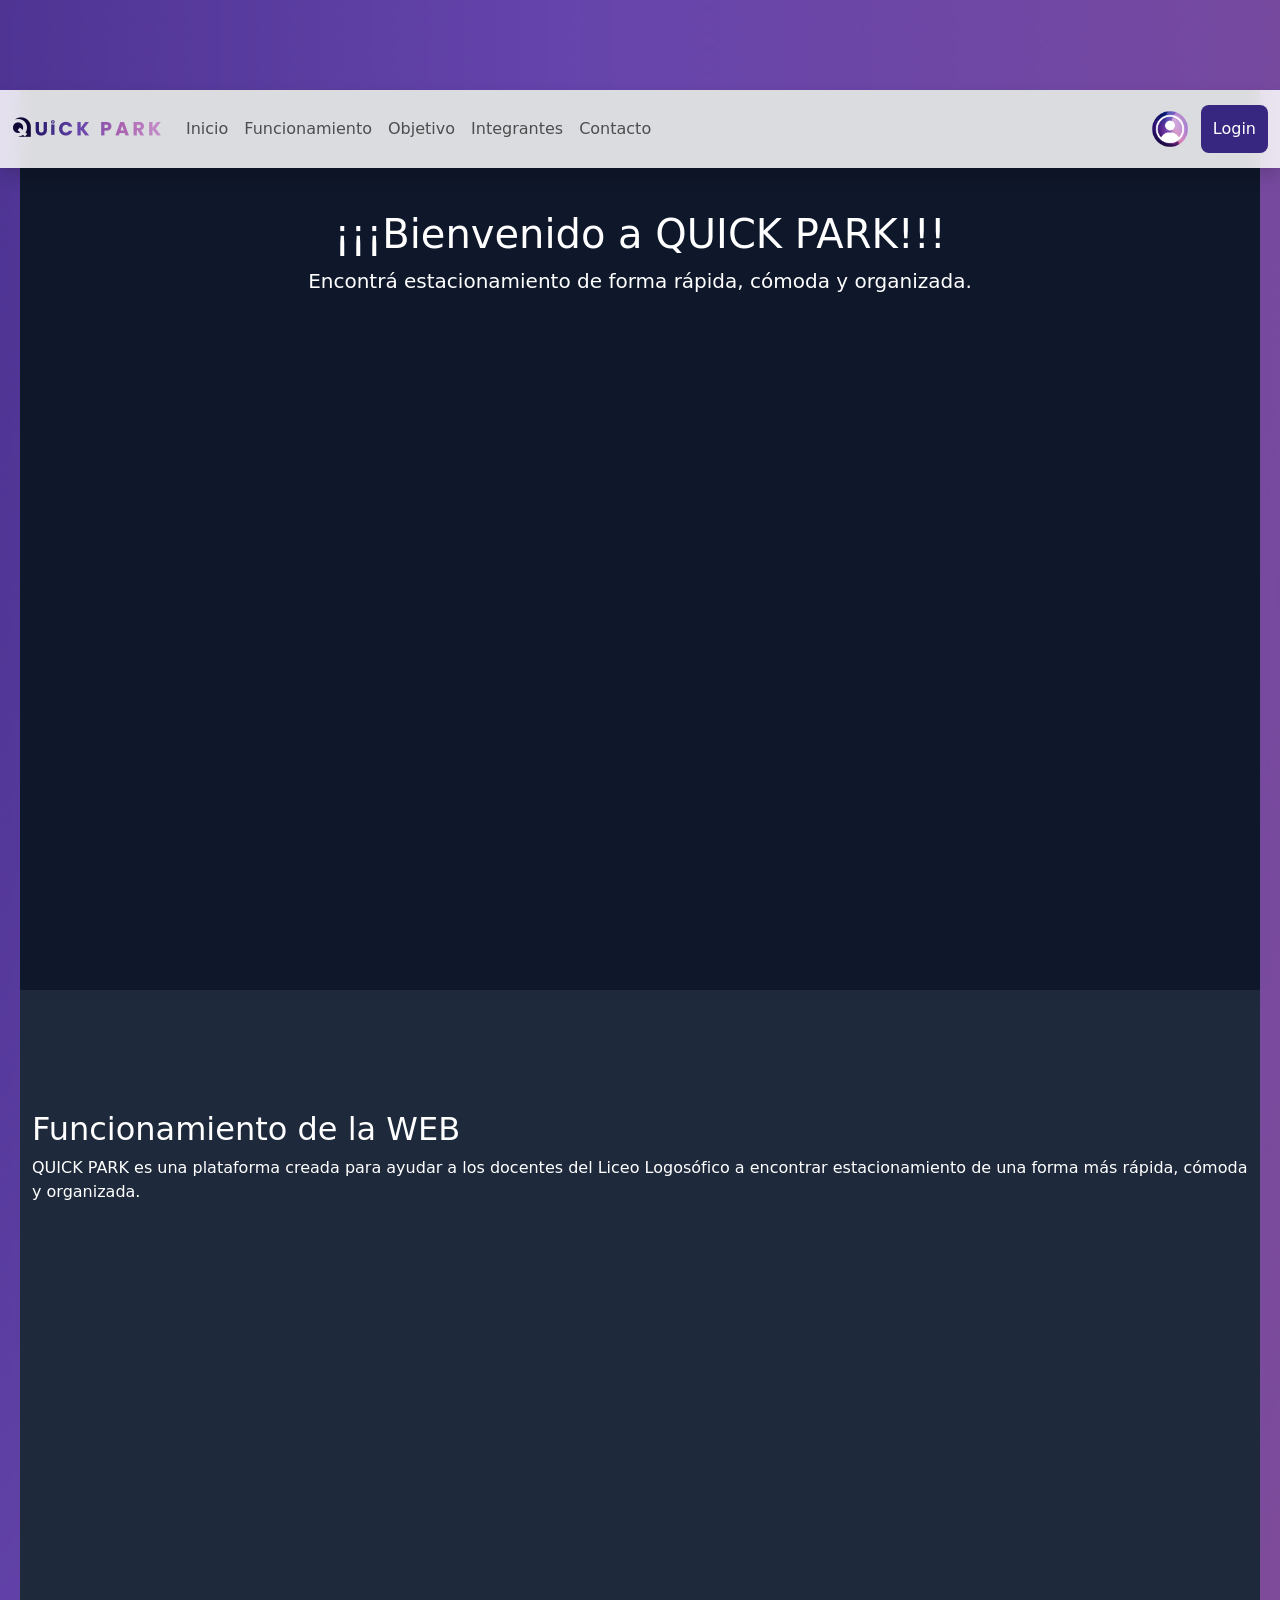
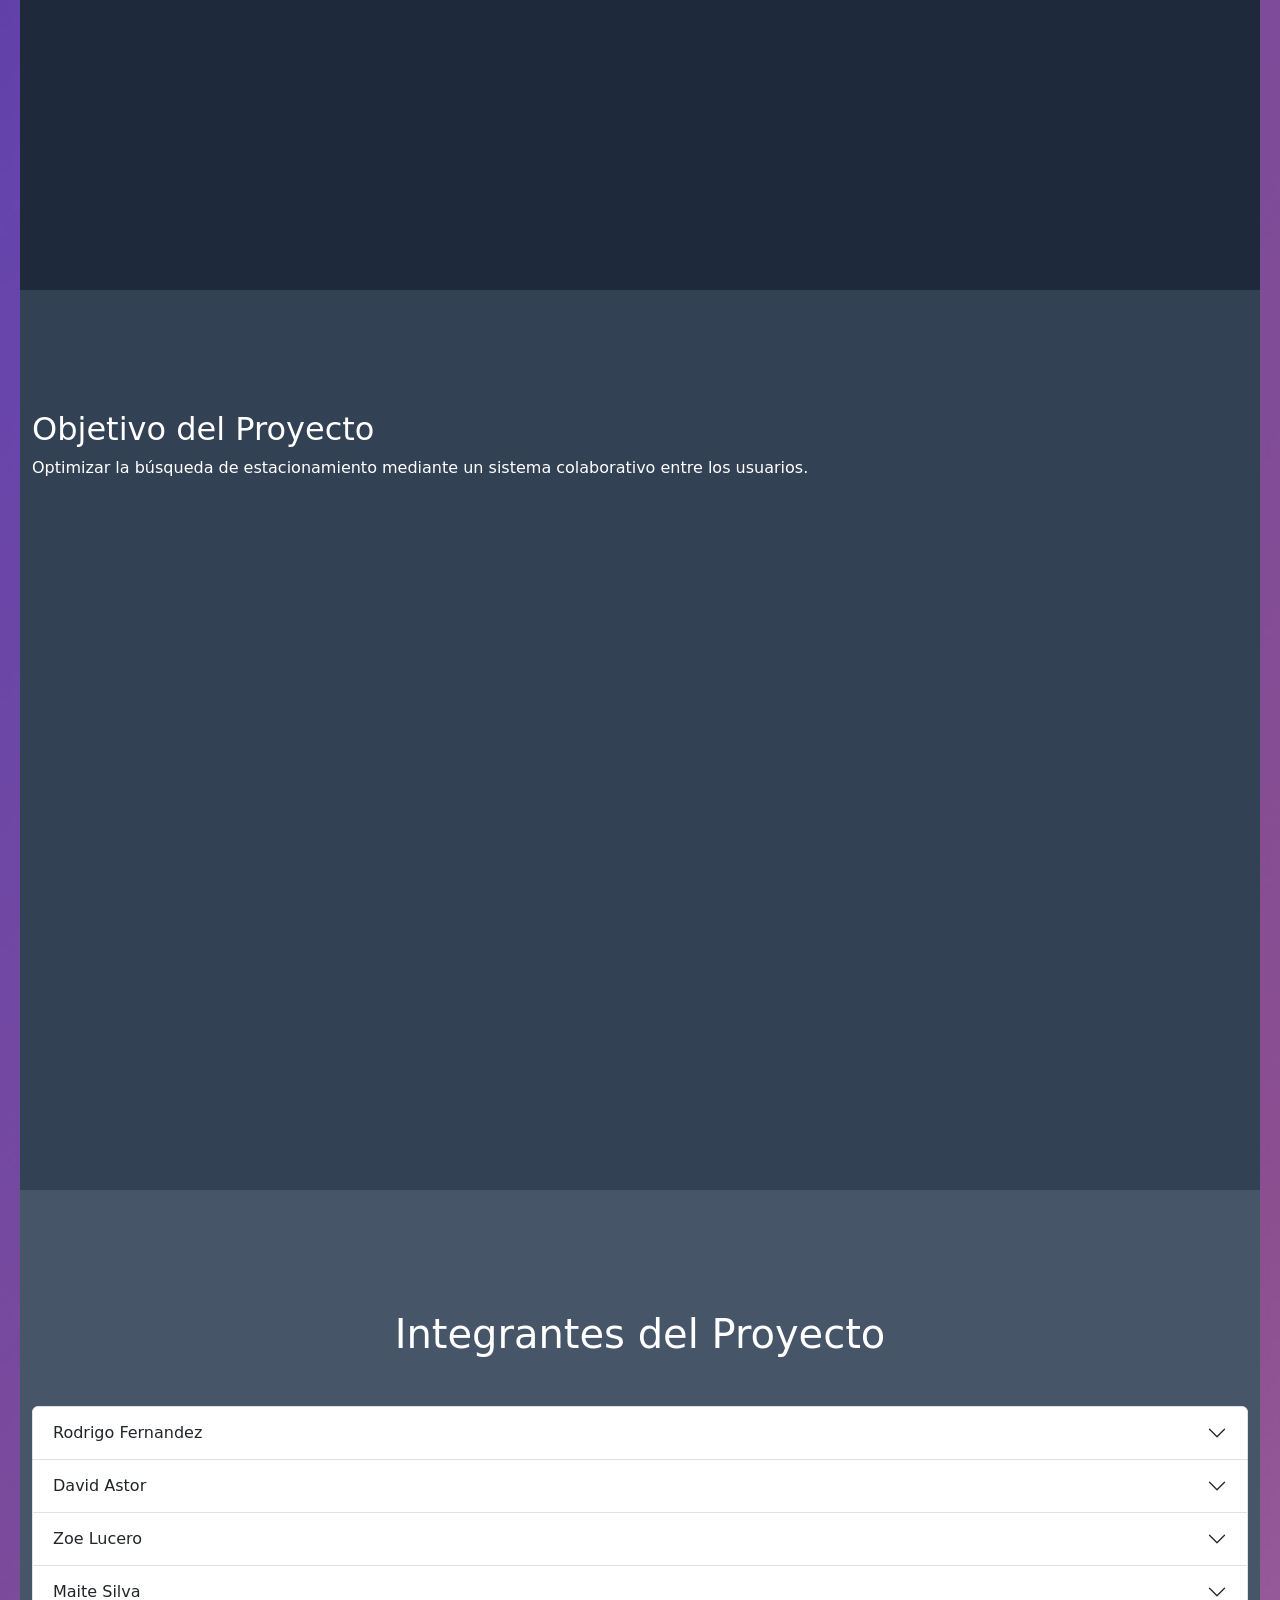
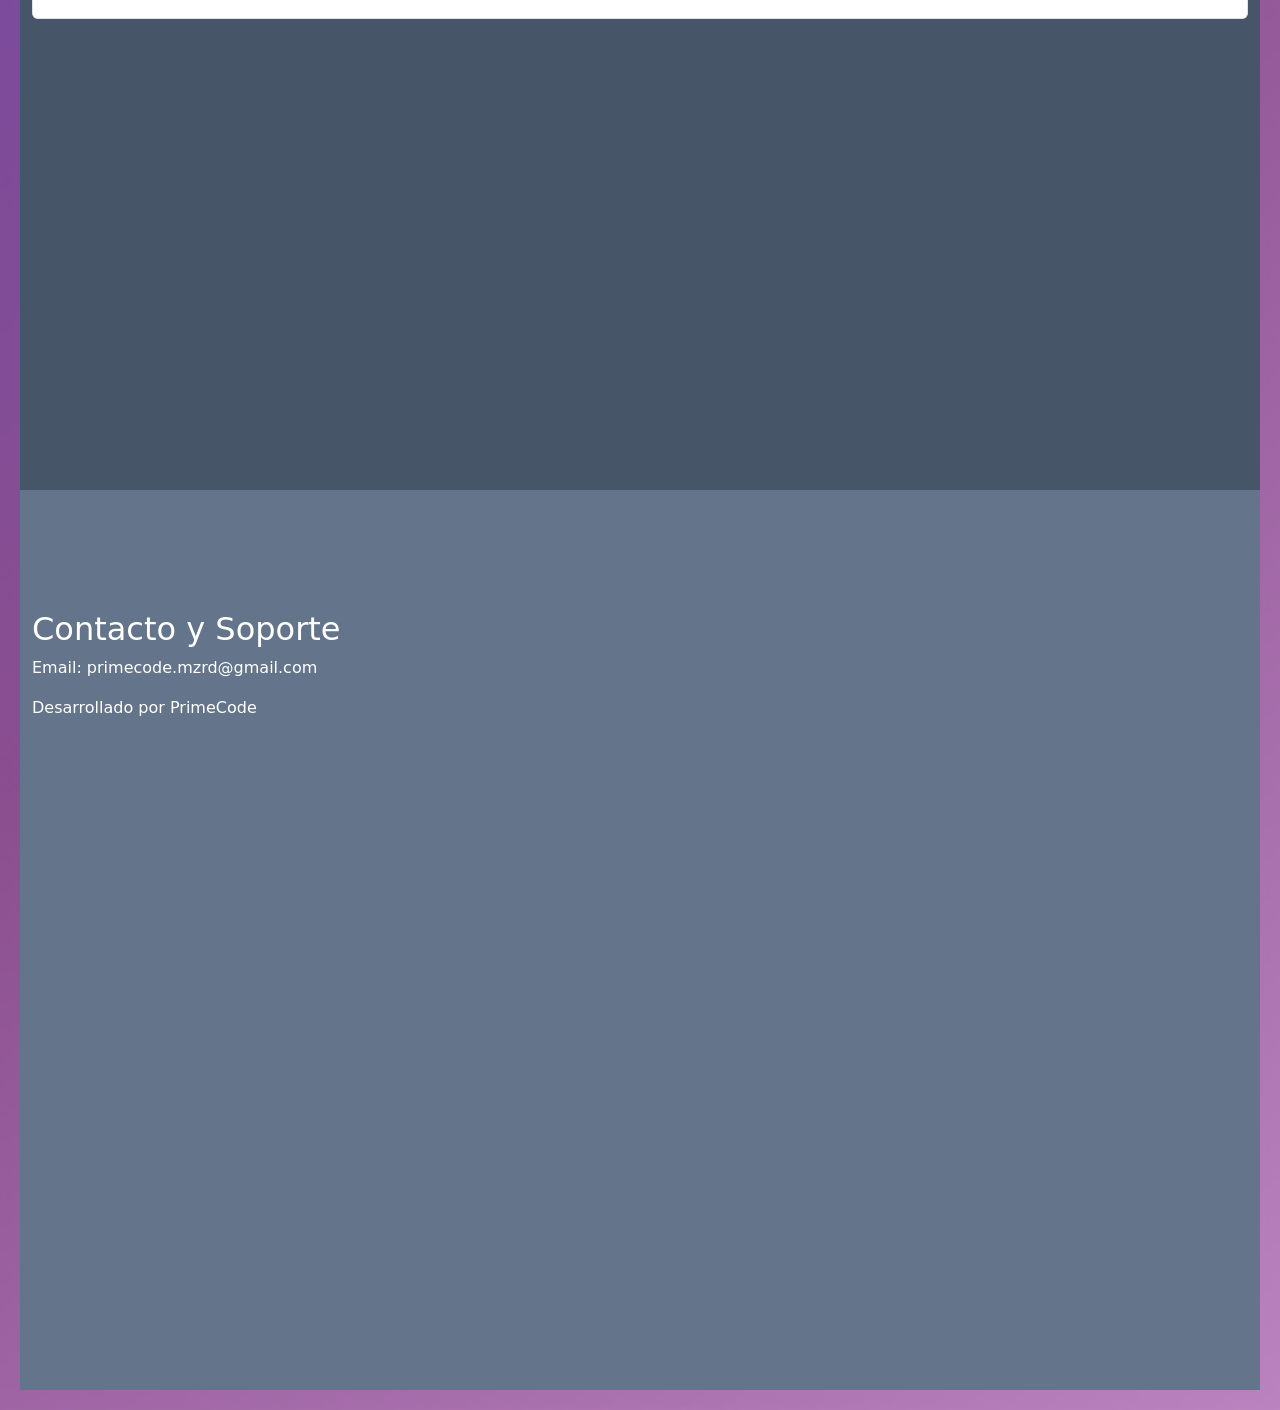
<file: ProyectoFinal/index.html>
<!DOCTYPE html>
<html lang="es">

<head>
    <meta charset="UTF-8">
    <!-- Define el conjunto de caracteres (UTF-8 permite ñ y acentos) -->
    <meta name="viewport" content="width=device-width, initial-scale=1.0">
    <!-- Hace que la página sea responsive (se adapta a móviles y tablets) -->
    <title>QuickPark</title>

    <!-- Bootstrap 5: Framework CSS que proporciona estilos y componentes listos para usar -->
    <link href="https://cdn.jsdelivr.net/npm/bootstrap@5.3.8/dist/css/bootstrap.min.css" rel="stylesheet">
    <!-- CSS personalizado para el modal de registrarse (Sign In) -->
    <link rel="stylesheet" href="signinStyle.css">
    <!-- CSS personalizado para el modal de inicio de sesión (Login) -->
    <link rel="stylesheet" href="loginStyle.css">

    <style>
        /* ESTILOS PERSONALIZADOS PARA LA PÁGINA */
        
        html {
            scroll-behavior: smooth; /* Hace que el scroll sea suave al hacer click en enlaces internos */
            scroll-snap-type: y mandatory; /* Crea "puntos de parada" al scrollear verticalmente */
        }

        body {
            display: block; /* Restablece el comportamiento normal de la página */
            padding-top: 90px; /* Deja espacio en la parte superior para la navbar fija */
            margin: 0; /* Elimina márgenes por defecto del navegador */
            overflow-x: hidden; /* Evita scroll horizontal si la sección usa 100% */
        }

        main {
            width: 100%; /* Hace que el contenido principal use todo el ancho disponible */
        }

        /* Estilos para la barra de navegación (navbar) */
        .navbar {
            backdrop-filter: blur(10px); /* Efecto desenfoque detrás de la navbar */
            background: rgba(255, 255, 255, .85); /* Fondo semi-transparente blanco */
        }

        /* Estilos para los modales (ventanas emergentes) */
        .modal {
            background: transparent; /* Fondo transparente del modal */
        }

        /* Contenido del modal */
        .modal-content {
            background-image: url('img/fondo.png'); /* Imagen de fondo */
            background-position: center; /* Centra la imagen */
            background-size: cover; /* La imagen cubre todo el espacio */
            background-repeat: no-repeat; /* No repite la imagen */
            border: none; /* Sin bordes */
            box-shadow: 0 .5rem 1rem rgba(0, 0, 0, .2); /* Sombra ligera */
        }

        /* Estilos para cada sección principal (home, funcionamiento, etc.) */
        .seccion {
            width: 100%; /* Asegura que la sección ocupe todo el ancho del contenedor principal */
            min-width: 100%; /* Evita que se reduzca por algún contenedor padre */
            padding: 120px 0; /* Espacio interno arriba/abajo, los lados quedan en el interior del container-fluid */
            display: flex; /* Usa flexbox para centrar contenido */
            box-sizing: border-box; /* El padding no suma a la altura total */
            scroll-snap-align: center; /* Centra cada sección en la pantalla al hacer scroll */

            animation: aparecer 0.8s ease both; /* Aplica una animación estándar que termina en su posición */
        }

        /* Colores de fondo para cada sección */
        #home {
            min-height: 100vh; /* Ocupa al menos toda la pantalla */
            width: 100%; /* Ocupa todo el ancho */
            background: #0f172a;
            color: white;
        }

        #funcionamiento {
            min-height: 100vh; /* Ocupa al menos toda la pantalla */
            width: 100%; /* Ocupa todo el ancho */
            background: #1e293b; 
            color: white;
        }

        #objetivo {
            min-height: 100vh; /* Ocupa al menos toda la pantalla */
            width: 100%; /* Ocupa todo el ancho */
            background: #334155; 
            color: white;
        }

        #integrantes {
            min-height: 100vh; /* Ocupa al menos toda la pantalla */
            width: 100%; /* Ocupa todo el ancho */
            background: #475569; 
            color: white;
        }

        #contacto {
            min-height: 100vh; /* Ocupa al menos toda la pantalla */
            width: 100%; /* Ocupa todo el ancho */
            background: #64748b;
            color: white;
        }

        /* Animación que hace que las secciones "aparezcan" suavemente */
        @keyframes aparecer {
            from {
                opacity: 0; /* Invisible */
                transform: translateY(100px); /* Empieza 100px más abajo */
            }

            to {
                opacity: 1; /* Completamente visible */
                transform: translateY(0); /* En su posición normal */
            }
        }
    </style>
</head>

<body>

    <!-- BARRA DE NAVEGACIÓN (NAVBAR) -->
    <nav class="navbar navbar-expand-lg fixed-top shadow">
        <!-- 
            navbar: clase de Bootstrap para crear una barra de navegación
            navbar-expand-lg: se expande en pantallas grandes (lg = large), en móvil se colapsa
            fixed-top: la navbar queda fija en la parte superior
            shadow: añade una sombra debajo
        -->
        <div class="container-fluid">
            <!-- container-fluid: ocupa todo el ancho disponible -->
            <a class="navbar-brand">
                <!-- navbar-brand: parte del logo/marca en la navbar -->
                <img src="img/quickpark.png" alt="quickpark" width="150" style="margin-bottom: 5px;">
            </a>

            <!-- Botón para expandir/colapsar menú en móviles -->
            <button class="navbar-toggler" type="button" data-bs-toggle="collapse" data-bs-target="#navbarNavDropdown">
                <!-- 
                    navbar-toggler: botón hamburguesa (3 líneas)
                    data-bs-toggle="collapse": indica que este botón activa un colapso (colapsar: mostrar/ocultar contenido)
                    data-bs-target="#navbarNavDropdown": especifica qué elemento se colapsa
                -->
                <span class="navbar-toggler-icon"></span>
            </button>

            <!-- Menú que se colapsa en móviles -->
            <div class="collapse navbar-collapse" id="navbarNavDropdown">
                <!-- 
                    collapse: este contenido se puede colapsar
                    navbar-collapse: hace parte del menú de la navbar
                    id="navbarNavDropdown": identificador único para referenciar este elemento
                -->
                <ul class="navbar-nav">
                    <!-- navbar-nav: lista de navegación de Bootstrap -->
                    <li class="nav-item"><a class="nav-link" href="#home">Inicio</a></li>
                    <!-- 
                        nav-item: elemento de la lista
                        nav-link: estilos para enlaces de navegación
                        href="#home": vincula a la sección con id="home"
                    -->
                    <li class="nav-item"><a class="nav-link" href="#funcionamiento">Funcionamiento</a></li>
                    <li class="nav-item"><a class="nav-link" href="#objetivo">Objetivo</a></li>
                    <li class="nav-item"><a class="nav-link" href="#integrantes">Integrantes</a></li>
                    <li class="nav-item"><a class="nav-link" href="#contacto">Contacto</a></li>
                </ul>

                <!-- Botón Login alineado a la derecha -->
                <div class="ms-auto nav-item">
                                        <!-- ms-auto: margen automático a la izquierda (empuja el contenido a la derecha) -->
                    <ul class="navbar-nav">
                    
                    <li class="nav-item"><a class="nav-link" href="perfil.html"><img src="img/perfil.png" style="width: 40px; height: 40px; margin:3px"></a></li>
                    <button class="btnNavbar" data-bs-toggle="modal" data-bs-target="#exampleModalToggle" >
                        <!-- 
                            btn: clase de Bootstrap para botones
                            btn-primary: botón de color azul (primario)
                            btnNavbar: clase personalizada en loginStyle.css
                            data-bs-toggle="modal": indica que este botón abre un modal
                            data-bs-target="#exampleModalToggle": especifica qué modal abrir (por su id)
                        -->
                        Login
                    </button>
                    </ul>
                </div>
            </div>
        </div>
    </nav>

    <!-- MODAL DE LOGIN (INICIO DE SESIÓN) -->
    <div class="modal fade" id="exampleModalToggle" aria-hidden="true" aria-labelledby="exampleModalToggleLabel"
        tabindex="-1">
        <!-- 
            modal: contenedor del modal (ventana emergente)
            fade: efecto de desvanecimiento al abrir/cerrar
            id="exampleModalToggle": identificador único
            aria-hidden="true": accesibilidad (indica que está oculto)
            aria-labelledby: vincula con el título del modal
            tabindex="-1": evita que el modal sea seleccionable por tabulación
        -->
        <div class="modal-dialog modal-dialog-centered modal-xl">
            <!-- 
                modal-dialog: contenedor del diálogo
                modal-dialog-centered: centra el modal en la pantalla
                modal-xl: tamaño extra grande (xl = extra large)
                Otros tamaños: modal-sm (pequeño), modal-lg (grande), modal-xl (extra grande)
            -->
            <div class="modal-content">
                <!-- modal-content: contenido principal del modal -->

                <!-- CABECERA DEL MODAL -->
                <div class="modal-header">
                    <!-- modal-header: sección superior con título y botón cerrar -->
                    <h1 class="modal-title textoInicioModal" id="exampleModalToggleLabel" >
                        <!-- 
                            modal-title: clase para el título
                            textoInicioModal: clase personalizada (definida en loginStyle.css)
                        -->
                        Inicio de Sesión
                    </h1>
                    <button type="button" class="btn-close" data-bs-dismiss="modal" aria-label="Close">
                        <!-- 
                            btn-close: botón para cerrar (X)
                            data-bs-dismiss="modal": cierra el modal al hacer click
                        -->
                    </button>
                </div>
                <!-- BODY -->
                <div class="modal-body">
                    <div class="tarjeta">
                        <div class="w-100">
                            <div class="row align-items-center h-100">
                                <!-- IMAGEN -->
                                <div class="col-12 col-md-6 mb-4 mb-md-0">
                                    <img src="img/fondologin.png" class="img-fluid d-block" alt="imagen">
                                </div>
                                <!-- FORM -->
                                <div class="col-12 col-md-6">
                                    <h1 class="bienvenida">
                                        ¡Qué bueno verte de vuelta!
                                    </h1>
                                    <h3 class="texto">
                                        Ingresá tus datos para acceder a tu cuenta
                                        y continuar donde lo dejaste.
                                    </h3>
                                    <form action="login.php" method="post">
                                        <!-- USUARIO -->
                                        <div class="input-group mb-3">
                                            <span class="input-group-text">
                                                Usuario:
                                            </span>
                                            <input type="text" class="form-control" placeholder="Escriba su usuario"
                                                name="usuario">
                                        </div>
                                        <!-- GMAIL -->
                                        <div class="input-group mb-3">
                                            <input type="text" class="form-control" placeholder="Escriba su Gmail"
                                                name="dominio">
                                            <span class="input-group-text">
                                                @gmail.com
                                            </span>
                                        </div>
                                        <!-- PASSWORD -->
                                        <div class="input-group mb-3">
                                            <input type="password" class="form-control" placeholder="Contraseña"
                                                name="password">
                                            <button class="btn btn-outline-secondary" type="button"
                                                onclick="this.previousElementSibling.type = this.previousElementSibling.type === 'password' ? 'text' : 'password'">
                                                🔍
                                            </button>
                                        </div>
                                        <!-- BOTON -->
                                        <button type="submit" class="btnEnviar">
                                            Enviar
                                        </button>
                                    </form>
                                </div>
                            </div>
                        </div>
                    </div>
                </div>

                <!-- PIE DEL MODAL -->
                <div class="modal-footer">
                    <!-- modal-footer: sección inferior del modal con acciones -->
                    <p class="signin-texto">¿No tienes una cuenta aún? ¡Créala!</p>
                    <!-- signin-texto: clase personalizada para estilo del texto -->
                    <button class="btnSignIn" data-bs-target="#exampleModalToggle2"
                        data-bs-toggle="modal">
                        <!-- 
                            btnSignIn: clase personalizada (NO necesita btn-primary)
                            data-bs-target: especifica qué modal abrir (el de registro)
                            data-bs-toggle: activa la funcionalidad de modal
                        -->
                        Sign In
                    </button>
                </div>
            </div>
        </div>
    </div>

    <!-- MODAL DE REGISTRO (SIGN IN) -->
    <div class="modal fade" id="exampleModalToggle2" aria-hidden="true" aria-labelledby="exampleModalToggleLabel2"
        tabindex="-1">
        <!-- 
            Similar al modal de login, pero para registrarse
            id="exampleModalToggle2": identificador único para este modal
            fade: efecto de desvanecimiento
        -->
        <div class="modal-dialog modal-dialog-centered modal-xl">
            <!-- modal-xl: tamaño extra grande, igual que el modal de login -->
            <div class="modal-content">

                <!-- CABECERA DEL MODAL DE REGISTRO -->
                <div class="modal-header">
                    <h1 class="modal-title textoInicioModal" id="exampleModalToggleLabel2">
                        <!-- 
                            modal-title: clase para título de modal
                            textoInicioModal: clase personalizada para estilo blanco grande
                        -->
                        Registrarse
                    </h1>
                    <button type="button" class="btn-close" data-bs-dismiss="modal" aria-label="Close">
                        <!-- btn-close: botón X para cerrar -->
                    </button>
                </div>

                <!-- CUERPO DEL MODAL DE REGISTRO -->
                <div class="modal-body">
                    <div class="tarjeta">
                        <!-- Misma estructura que el modal de login -->
                        <div class="w-100">
                            <div class="row align-items-center h-100">

                                <!-- IMAGEN IZQUIERDA (misma en ambos modales) -->
                                <div class="col-12 col-md-6 mb-4 mb-md-0">
                                    <img src="img/fondologin.png" class="img-fluid d-block" alt="imagen">
                                </div>

                                <!-- FORMULARIO DE REGISTRO DERECHA -->
                                <div class="col-12 col-md-6">
                                    <h1 class="bienvenida">
                                        ¡Sumate a la experiencia!
                                    </h1>
                                    <h3 class="texto">
                                        Completá tus datos para crear tu cuenta
                                        y empezar ahora.
                                    </h3>
                                    <form action="login.php" method="post">
                                        <!-- Formulario con más campos que el login -->

                                        <!-- CAMPO MATRÍCULA -->
                                        <div class="input-group mb-3">
                                            <!-- input-group: agrupa input con etiquetas -->
                                            <span class="input-group-text">
                                                Matrícula
                                            </span>
                                            <input type="text" class="form-control" placeholder="Ej.: ABC1234"
                                                name="matricula">
                                            <!-- name="matricula": se envía con este nombre al servidor -->
                                        </div>

                                        <!-- CAMPO CÉDULA -->
                                        <div class="input-group mb-3">
                                            <input type="text" class="form-control" placeholder="Ej.: 12345678"
                                                name="cedula">
                                            <!-- La etiqueta va DESPUÉS del input (orden inverso) -->
                                            <span class="input-group-text">
                                                Cédula
                                            </span>
                                        </div>

                                        <!-- CAMPO USUARIO -->
                                        <div class="input-group mb-3">
                                            <span class="input-group-text">
                                                Usuario
                                            </span>
                                            <input type="text" class="form-control" placeholder="Escriba su usuario"
                                                name="usuario">
                                        </div>

                                        <!-- CAMPO GMAIL -->
                                        <div class="input-group mb-3">
                                            <input type="text" class="form-control" placeholder="Escriba su Gmail"
                                                name="dominio">
                                            <span class="input-group-text">
                                                @gmail.com
                                            </span>
                                        </div>

                                        <!-- CAMPO CONTRASEÑA -->
                                        <div class="input-group mb-3">
                                            <span class="input-group-text">
                                                Contraseña
                                            </span>
                                            <input type="password" class="form-control" placeholder="Contraseña"
                                                name="password">
                                            <button class="btn btn-outline-secondary" type="button"
                                                onclick="this.previousElementSibling.type = this.previousElementSibling.type === 'password' ? 'text' : 'password'">
                                                <!-- Botón para mostrar/ocultar contraseña (mismo que en login) -->
                                                🔍
                                            </button>
                                        </div>

                                        <!-- TEXTO DE ADVERTENCIA -->
                                        <h5 class="mb-3 recuerda-texto">
                                            <!-- 
                                                mb-3: margen inferior 3 unidades
                                                recuerda-texto: clase personalizada para estilo gris
                                            -->
                                            * Recuerda: Nunca compartiremos tu información personal
                                        </h5>

                                        <!-- BOTÓN ENVIAR DEL REGISTRO -->
                                        <button type="submit" class="btnEnviar">
                                            <!-- type="submit": envía el formulario al hacer click -->
                                            Enviar
                                        </button>
                                    </form>
                                </div>
                            </div>
                        </div>
                    </div>
                </div>

                <!-- PIE DEL MODAL DE REGISTRO -->
                <div class="modal-footer">
                    <p class="login-texto">¿Ya tienes una cuenta? ¡Inicia sesión!</p>
                    <!-- login-texto: clase personalizada para estilo del texto -->
                    <button class="btnLogIn" data-bs-target="#exampleModalToggle"
                        data-bs-toggle="modal">
                        <!-- 
                            btnLogIn: clase personalizada (NO necesita btn-primary)
                            data-bs-target="#exampleModalToggle": abre el modal de login
                        -->
                        Login
                    </button>
                </div>
            </div>
        </div>
    </div>

    <!-- SECCIÓN PRINCIPAL (CONTENIDO DE LA PÁGINA) -->
    <main>
        <!-- main: elemento semántico que contiene el contenido principal de la página -->

        <!-- SECCIÓN 1: HOME / INICIO -->
        <section id="home" class="seccion">
            <!-- 
                section: elemento semántico para una sección
                id="home": identificador único (vinculado desde navbar)
                class="seccion": clase personalizada que define estilo y animaciones
            -->
            <div class="container-fluid text-center">
                <!-- 
                    container-fluid: ocupa todo el ancho disponible
                    text-center: centra todo el texto
                -->
                <h1>¡¡¡Bienvenido a QUICK PARK!!!</h1>
                <p class="lead">
                    <!-- lead: clase Bootstrap que hace el párrafo más grande y destacado -->
                    Encontrá estacionamiento de forma rápida, cómoda y organizada.
                </p>
            </div>
        </section>

        <!-- SECCIÓN 2: FUNCIONAMIENTO -->
        <section id="funcionamiento" class="seccion">
            <!-- id="funcionamiento": identificador para el enlace de la navbar -->
            <div class="container-fluid">
                <!-- container-fluid: ancho completo en lugar del ancho limitado de container -->
                <h2>Funcionamiento de la WEB</h2>
                <p>
                    QUICK PARK es una plataforma creada para ayudar a los docentes del Liceo Logosófico
                    a encontrar estacionamiento de una forma más rápida, cómoda y organizada.
                </p>
            </div>
        </section>

        <!-- SECCIÓN 3: OBJETIVO -->
        <section id="objetivo" class="seccion">
            <!-- id="objetivo": identificador para el enlace de la navbar -->
            <div class="container-fluid">
                <!-- container-fluid: ancho completo para que el fondo no parezca estrecho -->
                <h2>Objetivo del Proyecto</h2>
                <p>
                    Optimizar la búsqueda de estacionamiento mediante un sistema colaborativo
                    entre los usuarios.
                </p>
            </div>
        </section>

        <!-- SECCIÓN 4: INTEGRANTES -->
        <section id="integrantes" class="seccion">
            <!-- id="integrantes": identificador para el enlace de la navbar -->
            <div class="container-fluid">
                <!-- container-fluid: ancho completo para que la sección ocupe toda la pantalla -->
                <h1 class="text-center mb-5">Integrantes del Proyecto</h1>
                <!-- 
                    text-center: centra el texto
                    mb-5: margen inferior 5 unidades (separación grande)
                -->

                <!-- ACORDEÓN DE INTEGRANTES -->
                <div class="accordion" id="accordionIntegrantes">
                    <!-- 
                        accordion: componente Bootstrap que permite expandir/contraer items
                        id="accordionIntegrantes": identificador único para el acordeón
                    -->

                    <!-- ITEM 1: RODRIGO -->
                    <div class="accordion-item">
                        <!-- accordion-item: cada item expandible del acordeón -->
                        <h2 class="accordion-header">
                            <!-- accordion-header: encabezado del item -->
                            <button class="accordion-button collapsed" type="button" data-bs-toggle="collapse"
                                data-bs-target="#rodrigo">
                                <!-- 
                                    accordion-button: botón clickeable
                                    collapsed: comienza contraído (no expandido)
                                    data-bs-toggle="collapse": activa la función de colapso
                                    data-bs-target="#rodrigo": especifica qué contenido expandir/contraer
                                -->
                                Rodrigo Fernandez
                            </button>
                        </h2>
                        <div id="rodrigo" class="accordion-collapse collapse" data-bs-parent="#accordionIntegrantes">
                            <!-- 
                                accordion-collapse: contenido que se colapsa/expande
                                collapse: comienza colapsado
                                data-bs-parent: vincula a su acordeón padre
                                (solo una sección expandida a la vez)
                            -->
                            <div class="accordion-body">Especialista en programación e investigación.</div>
                        </div>
                    </div>

                    <!-- ITEM 2: DAVID -->
                    <div class="accordion-item">
                        <h2 class="accordion-header">
                            <button class="accordion-button collapsed" type="button" data-bs-toggle="collapse"
                                data-bs-target="#david">
                                David Astor
                            </button>
                        </h2>
                        <div id="david" class="accordion-collapse collapse" data-bs-parent="#accordionIntegrantes">
                            <div class="accordion-body">Orientado al análisis y planificación.</div>
                        </div>
                    </div>

                    <!-- ITEM 3: ZOE -->
                    <div class="accordion-item">
                        <h2 class="accordion-header">
                            <button class="accordion-button collapsed" type="button" data-bs-toggle="collapse"
                                data-bs-target="#zoe">
                                Zoe Lucero
                            </button>
                        </h2>
                        <div id="zoe" class="accordion-collapse collapse" data-bs-parent="#accordionIntegrantes">
                            <div class="accordion-body">Diseño, organización y programación.</div>
                        </div>
                    </div>

                    <!-- ITEM 4: MAITE -->
                    <div class="accordion-item">
                        <h2 class="accordion-header">
                            <button class="accordion-button collapsed" type="button" data-bs-toggle="collapse"
                                data-bs-target="#maite">
                                Maite Silva
                            </button>
                        </h2>
                        <div id="maite" class="accordion-collapse collapse" data-bs-parent="#accordionIntegrantes">
                            <div class="accordion-body">Creatividad, investigación y resolución de problemas.</div>
                        </div>
                    </div>
                </div>
            </div>
        </section>

        <!-- SECCIÓN 5: CONTACTO -->
        <section id="contacto" class="seccion">
            <!-- id="contacto": identificador para el enlace de la navbar -->
            <div class="container-fluid">
                <!-- container-fluid: ancho completo para que el fondo se extienda sin margen -->
                <h2>Contacto y Soporte</h2>
                <p>Email: primecode.mzrd@gmail.com</p>
                <!-- Email de contacto del equipo -->
                <p>Desarrollado por PrimeCode</p>
                <!-- Crédito del equipo desarrollador -->
            </div>
        </section>

    </main>
    <!-- Fin del contenido principal -->

    <!-- SCRIPT DE BOOTSTRAP (funcionalidad interactiva) -->
    <script src="https://cdn.jsdelivr.net/npm/bootstrap@5.3.8/dist/js/bootstrap.bundle.min.js"></script>
    <!-- 
        Script JS de Bootstrap que proporciona:
        - Funcionalidad de modales (abrir/cerrar ventanas emergentes)
        - Acordeones (expandir/contraer items)
        - Navbars responsive (menú que se colapsa en móviles)
        - Otros componentes interactivos
    -->
</body>

</html>
</file>
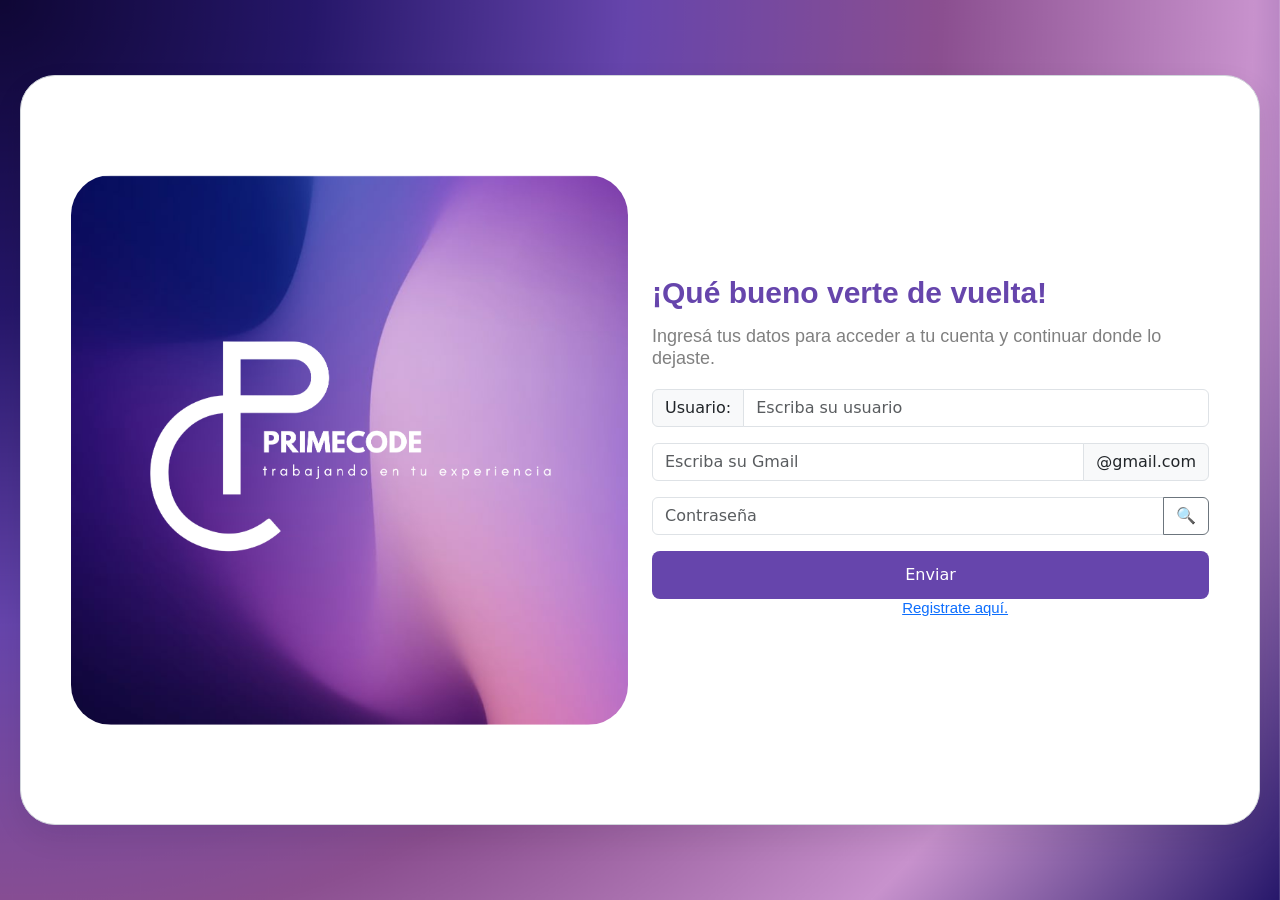
<file: ProyectoFinal/login.html>
<!DOCTYPE html>
<html lang="en">

<head>
  <meta charset="UTF-8">
  <meta name="viewport" content="width=device-width, initial-scale=1.0">
  <title>Login</title>
  <link href="https://cdn.jsdelivr.net/npm/bootstrap@5.3.8/dist/css/bootstrap.min.css" rel="stylesheet"
    integrity="sha384-sRIl4kxILFvY47J16cr9ZwB07vP4J8+LH7qKQnuqkuIAvNWLzeN8tE5YBujZqJLB" crossorigin="anonymous">
  <!-- Agrega el enlace a Bootstrap para estilos adicionales (aprendido en clase) -->
  <link rel="stylesheet" href="loginStyle.css"> <!-- Relaciona el html con el archivo CSS para los estilos -->
</head>

<body>
  <div class="tarjeta">
    <div class="w-100"> <!-- w-100: ancho del 100% para ocupar todo el espacio de la tarjeta -->
      <div class="row align-items-center h-100">
        <!-- h-100: altura del 100% para ocupar toda la altura de la tarjeta -->
        <div class="col-12 col-md-6 col-lg-6 mb-4 mb-md-0">
          <!-- las columnas se ajustan según el tamaño de la pantalla, pantalla grande tiene un tamaño de 6, pantalla mediana tiene un tamaño de 6 y pantalla pequeña tiene un tamaño de 12 -->
          <img src="fondologin.png" class="img-fluid d-block" alt="imagen">
          <!-- img-fluid: hace que la imagen sea responsive, d-block: hace que la imagen se muestre como un bloque para evitar espacios debajo de la imagen -->
        </div>
        <div class="col-12 col-md-6 col-lg-6">
          <h1 class="bienvenida">¡Qué bueno verte de vuelta!</h1>
          <h3 class="texto">Ingresá tus datos para acceder a tu cuenta y continuar donde lo dejaste.</h3>
          <form action="login.php" method="post">
            <div class="input-group mb-3">
              <span class="input-group-text" id="basic-addon1">Usuario:</span>
              <input type="text" class="form-control" placeholder="Escriba su usuario" aria-label="Username"
                aria-describedby="basic-addon1" name="usuario">
            </div>
            <div class="input-group mb-3">
              <input type="text" class="form-control" placeholder="Escriba su Gmail" aria-label="Recipient’s username"
                aria-describedby="basic-addon2" name="dominio">
              <span class="input-group-text" id="basic-addon2">@gmail.com</span>
            </div>
            <div class="input-group mb-3">
              <input type="password" class="form-control" placeholder="Contraseña" aria-label="Recipient's username"
                aria-describedby="button-addon2" name="password">
              <button class="btn btn-outline-secondary" type="button"
                onclick="this.previousElementSibling.type = this.previousElementSibling.type === 'password' ? 'text' : 'password'">
                🔍
              </button>
            </div>
            <button type="submit" class="btnEnviar">Enviar</button>
          </form>
          <h4 class="signin-texto"> ¿No tienes una cuenta aún? ¡Créala! <a href="signin.html"> Registrate aquí.</a></h4>
        </div>
      </div>

    </div>
  </div>

  <script src="https://cdn.jsdelivr.net/npm/bootstrap@5.3.8/dist/js/bootstrap.bundle.min.js"
    integrity="sha384-FKyoEForCGlyvwx9Hj09JcYn3nv7wiPVlz7YYwJrWVcXK/BmnVDxM+D2scQbITxI"
    crossorigin="anonymous"></script>
  <!-- Agrega el enlace a Bootstrap para funcionalidades adicionales (aprendido en clase) -->
</body>

</html>
</file>
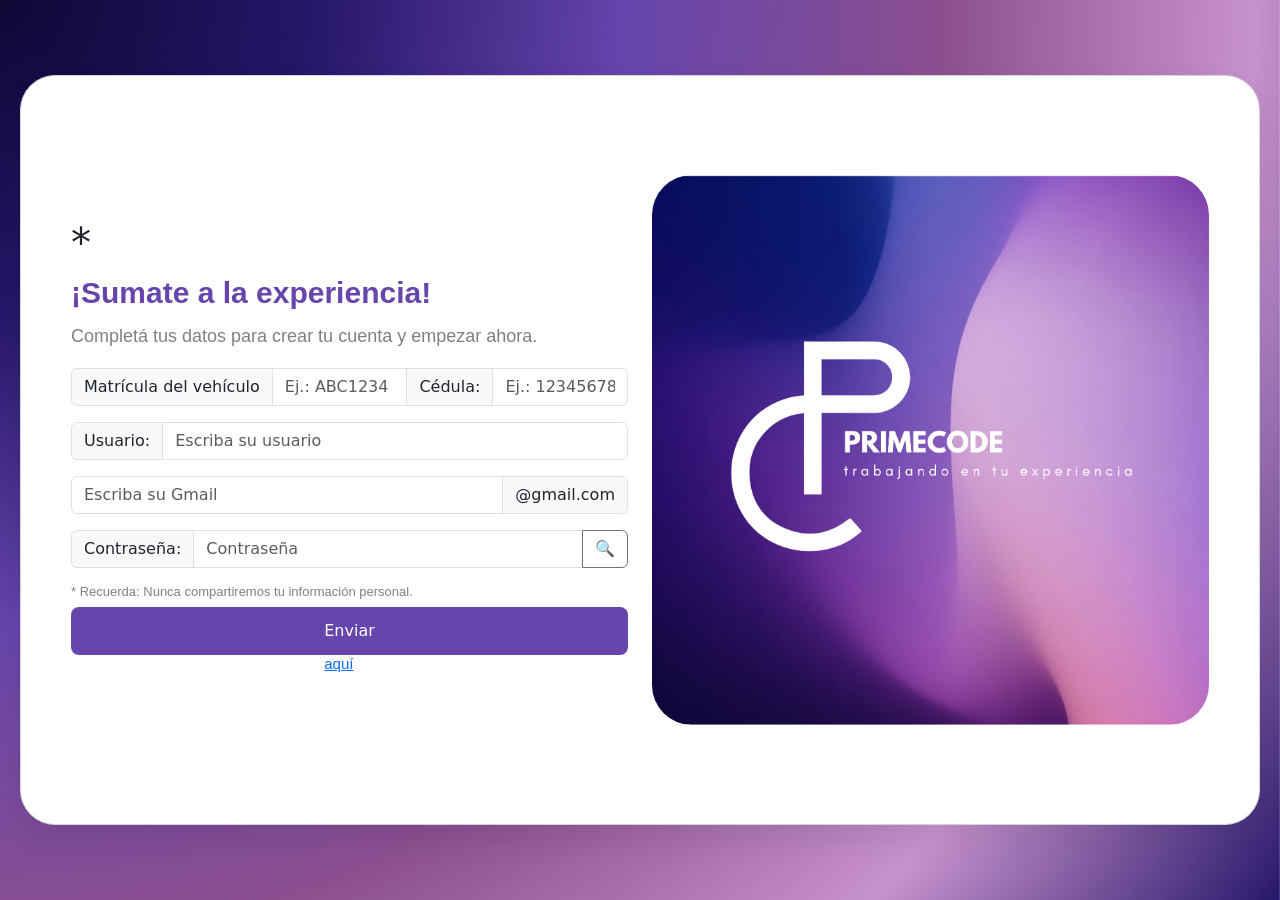
<file: ProyectoFinal/signin.html>
<!DOCTYPE html>
<html lang="en">

<head>
    <meta charset="UTF-8">
    <meta name="viewport" content="width=device-width, initial-scale=1.0">
    <title>Sign In</title>
</head>

<body>

    <!DOCTYPE html>
    <html lang="en">

    <head>
        <meta charset="UTF-8">
        <meta name="viewport" content="width=device-width, initial-scale=1.0">
        <title>Login</title>
        <link href="https://cdn.jsdelivr.net/npm/bootstrap@5.3.8/dist/css/bootstrap.min.css" rel="stylesheet"
            integrity="sha384-sRIl4kxILFvY47J16cr9ZwB07vP4J8+LH7qKQnuqkuIAvNWLzeN8tE5YBujZqJLB" crossorigin="anonymous">
        <!-- Agrega el enlace a Bootstrap para estilos adicionales (aprendido en clase) -->
        <link rel="stylesheet" href="signinStyle.css"> <!-- Relaciona el html con el archivo CSS para los estilos -->
    </head>

    <body>
        <div class="tarjeta">
            <div class="w-100"> <!-- w-100: ancho del 100% para ocupar todo el espacio de la tarjeta -->
                <div class="row align-items-center h-100">
                    <!-- h-100: altura del 100% para ocupar toda la altura de la tarjeta -->
                    <div class="col-12 col-md-6 col-lg-6">
                        <h1 class="asterisco">*</h1>
                        <h1 class="bienvenida">¡Sumate a la experiencia!</h1>
                        <h3 class="texto">Completá tus datos para crear tu cuenta y empezar ahora.</h3>
                        <form action="login.php" method="post">
                            <div class="input-group mb-3">
                                <span class="input-group-text">Matrícula del vehículo</span>
                                <input type="text" aria-label="matricula" class="form-control" placeholder="Ej.: ABC1234" name="matricula">
                                <span class="input-group-text">Cédula:</span>
                                <input type="text" aria-label="cedula" class="form-control" placeholder="Ej.: 12345678" name="cedula">
                            </div>
                            <div class="input-group mb-3">
                                <span class="input-group-text" id="basic-addon1">Usuario:</span>
                                <input type="text" class="form-control" placeholder="Escriba su usuario"
                                    aria-label="Username" aria-describedby="basic-addon1" name="usuario">
                            </div>
                            <div class="input-group mb-3">
                                <input type="text" class="form-control" placeholder="Escriba su Gmail"
                                    aria-label="Recipient’s username" aria-describedby="basic-addon2" name="dominio">
                                <span class="input-group-text" id="basic-addon2">@gmail.com</span>
                            </div>
                            <div class="input-group mb-3">
                                <label for="password" class="input-group-text">Contraseña:</label>
                                <input type="password" class="form-control" placeholder="Contraseña"
                                    aria-label="Recipient's username" aria-describedby="button-addon2" name="password">
                                <button class="btn btn-outline-secondary" type="button"
                                    onclick="this.previousElementSibling.type = this.previousElementSibling.type === 'password' ? 'text' : 'password'">
                                    🔍
                                </button>
                            </div>
                            <h4 class="recuerda-texto">* Recuerda: Nunca compartiremos tu información personal.</h4>
                            <button type="submit" class="btnEnviar">Enviar</button>
                        </form>
                        <h4 class="login-texto"> ¿Ya tienes una cuenta? ¡Inicia sesión <a href="login.html"> aquí</a>!</h4>
                    </div>
                    <div class="col-12 col-md-6 col-lg-6 mb-4 mb-md-0">
                        <!-- las columnas se ajustan según el tamaño de la pantalla, pantalla grande tiene un tamaño de 6, pantalla mediana tiene un tamaño de 6 y pantalla pequeña tiene un tamaño de 12 -->
                        <img src="fondologin.png" class="img-fluid d-block" alt="imagen">
                        <!-- img-fluid: hace que la imagen sea responsive, d-block: hace que la imagen se muestre como un bloque para evitar espacios debajo de la imagen -->
                    </div>
                </div>
            </div>
        </div>

        <script src="https://cdn.jsdelivr.net/npm/bootstrap@5.3.8/dist/js/bootstrap.bundle.min.js"
            integrity="sha384-FKyoEForCGlyvwx9Hj09JcYn3nv7wiPVlz7YYwJrWVcXK/BmnVDxM+D2scQbITxI"
            crossorigin="anonymous"></script>
        <!-- Agrega el enlace a Bootstrap para funcionalidades adicionales (aprendido en clase) -->
    </body>

    </html>

</body>

</html>
</file>
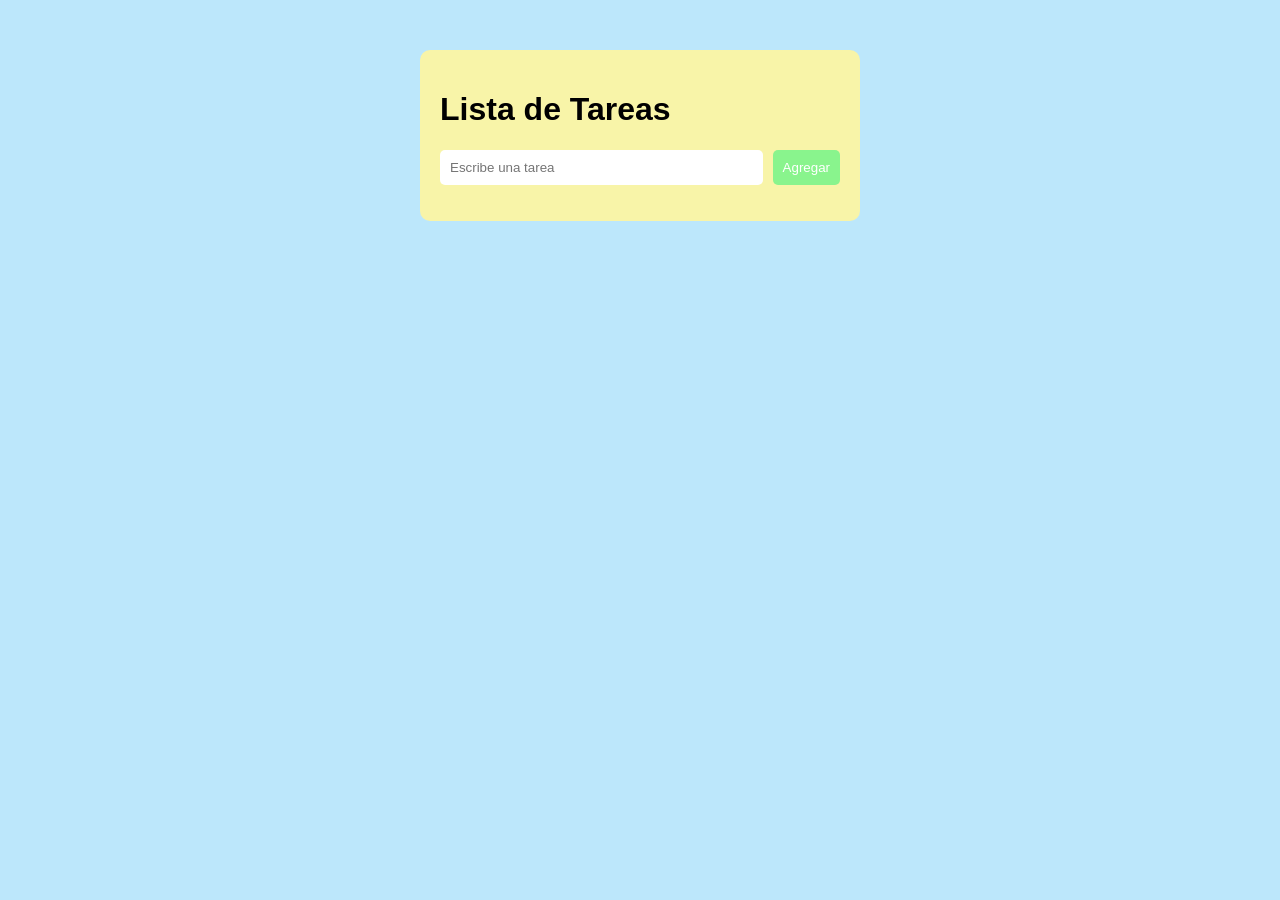
<file: ProyectoFinal/Todo.html>
<!DOCTYPE html>
<html lang="es">
<head>
<meta charset="UTF-8">
<meta name="viewport" content="width=device-width, initial-scale=1.0">
<title>Lista de Tareas</title>

<style>
    body{
        font-family: Arial;
        background:#bce7fb;
        display:flex;
        justify-content:center;
        margin-top:50px;
    }

    .contenedor{
        background:#f8f4a8;
        padding:20px;
        width:400px;
        border-radius:10px;
    }

    .entrada{
        display:flex;
        gap:10px;
    }

    input, button{
        padding:10px;
        border-radius:5px;
        border:none;
    }

    input{
        flex:1;
    }

    button{
        cursor:pointer;
        color:white;
    }

    #agregar{
        background:#89f48d;
    }

    .tarea{
        display:flex;
        justify-content:space-between;
        align-items:center;
        background:#a6eeee;
        padding:10px;
        margin-top:10px;
        border-radius:5px;
    }

    .completada{
        text-decoration:line-through;
        color:gray;
    }

    .completar{
        background:#007bff;
    }

    .eliminar{
        background:#dc3545;
    }
</style>
</head>

<body>

<div class="contenedor">

    <h1>Lista de Tareas</h1>

    <div class="entrada">
        <input type="text" id="texto" placeholder="Escribe una tarea">
        <button id="agregar">Agregar</button>
    </div>

    <ul id="lista"></ul>

</div>

<script>

const texto = document.getElementById("texto");
const lista = document.getElementById("lista");

document.getElementById("agregar").onclick = agregarTarea;

texto.addEventListener("keypress", e => {
    if(e.key === "Enter") agregarTarea();
});

function agregarTarea(){

    if(texto.value.trim() === ""){
        alert("Escribe una tarea");
        return;
    }

    const tarea = document.createElement("li");

    tarea.className = "tarea";

    tarea.innerHTML = `
        <span>${texto.value}</span>

        <div>
            <button class="completar">Completado</button>
            <button class="eliminar">Borrar</button>
        </div>
    `;

    tarea.querySelector(".completar").onclick = () =>
        tarea.querySelector("span").classList.toggle("completada");

    tarea.querySelector(".eliminar").onclick = () =>
        tarea.remove();

    lista.appendChild(tarea);

    texto.value = "";
}

</script>

</body>
</html>
</file>
<file: ProyectoFinal/signinStyle.css>
@font-face {/* Define la fuente personalizada */
    font-family: 'montserratFont'; /* Nombre con el que la llamarás en CSS */
    src: url('https://fonts.googleapis.com/css2?family=Montserrat:ital,wght@1,100..900&display=swap');
}

body {
    min-height: 100vh; /* Asegura que el cuerpo ocupe al menos toda la altura de la ventana */
    display: flex;
    align-items: center;
    justify-content: center;
    margin: 0;
    padding: 20px;
    background-image: url('img/fondo.png');
    background-size: cover;
    background-position: center;
}

.tarjeta {
    display: flex;
    align-items: center;
    justify-content: flex-start;
    width: 100%;
    max-width: 1650px;
    min-height: auto;
    background-color: #fff;
    border: 1px solid #d1d5db;
    border-radius: 35px;
    box-shadow: 0 12px 30px rgba(18, 8, 22, 0.08);
    padding: 50px;
}

@media (min-width: 768px) { /* Estilos para pantallas medianas y grandes */
    .tarjeta {
        height: 750px;
    }
}

@media (max-width: 767px) { /* Estilos para pantallas pequeñas */
    .tarjeta {
        height: auto;
        padding: 15px;
    }
}

.tarjeta img {
    width: 100%;
    max-width: 700px; 
    height: auto; /* Mantiene la proporción */
    border-radius: 40px; /* Radio del borde reducido a 10px */
    object-fit: cover; /* Asegura que la imagen cubra el área sin distorsionarse */
    margin-left: auto;
}

.btnEnviar {
    width: 100%;
    padding: 12px;
    background-color: #6645ac;
    color: white;
    border: none;
    border-radius: 8px;
    font-size: 16px;
    cursor: pointer;
    transition: background-color 0.3s ease;
}

.btnEnviar:hover {/* Efecto hover para el botón */
    background-color: #26176a;
    box-shadow: 0 4px 8px rgba(102, 69, 172, 0.5);
}

@media (max-width: 768px) { /* Estilos para pantallas pequeñas (resposvie) */
    .tarjeta {
        padding: 20px;
    }
}

.bienvenida {
    font-size: 30px;
    font-weight: bold;
    font-family: montserratFont, sans-serif; /* Usa la fuente personalizada y si falla al cargar usa TimesNew Roman*/
    color: #6645ac;
    margin-bottom: 15px;
}

.texto {
    font-family: montserratFont, sans-serif; 
    font-size: 18px;
    color: grey;
    margin-bottom: 20px;
}

.login-texto {
    font-family: montserratFont, sans-serif; 
    font-size: 15px;
    color: White;
}

.recuerda-texto {
    font-family: montserratFont, sans-serif; 
    font-size: 13px;
    color: grey;
    margin-top: 10px;
}

.img-fluid {
    max-width: 100%;
    height: auto;
    display: block;
    border-radius: 16px;
}

.btnLogIn {
    width: 25%;
    padding: 12px;
    background-color: #372781;
    color: white;
    border: none;
    border-radius: 8px;
    font-size: 16px;
    cursor: pointer;
    transition: background-color 0.3s ease;
}

.btnLogIn:hover {/* Efecto hover para el botón */
    background-color: #26176a;
    box-shadow: 0 4px 8px rgba(102, 69, 172, 0.5);
}
</file>
<file: ProyectoFinal/loginStyle.css>
@font-face {
  /* Define la fuente personalizada */
  font-family: 'montserratFont';
  /* Nombre con el que la llamarás en CSS */
  src: url('https://fonts.googleapis.com/css2?family=Montserrat:ital,wght@1,100..900&display=swap');
}

body {
  min-height: 100vh;
  /* Asegura que el cuerpo ocupe al menos toda la altura de la ventana */
  display: flex;
  align-items: center;
  justify-content: center;
  margin: 0;
  padding: 20px;
  background-image: url('img/fondo.png');
  background-size: cover;
  background-position: center;
}

.tarjeta {
  display: flex;
  align-items: center;
  justify-content: flex-start;
  width: 100%;
  max-width: 1650px;
  min-height: auto;
  background-color: #fff;
  border: 1px solid #d1d5db;
  border-radius: 35px;
  box-shadow: 0 12px 30px rgba(18, 8, 22, 0.08);
  padding: 50px;
}

@media (min-width: 768px) {

  /* Estilos para pantallas medianas y grandes */
  .tarjeta {
    height: 750px;
  }
}

@media (max-width: 767px) {

  /* Estilos para pantallas pequeñas */
  .tarjeta {
    height: auto;
    padding: 15px;
  }
}

.tarjeta img {
  width: 100%;
  max-width: 700px;
  height: auto;
  /* Mantiene la proporción */
  border-radius: 40px;
  /* Radio del borde reducido a 10px */
  object-fit: cover;
}

.btnEnviar {
  width: 100%;
  padding: 12px;
  background-color: #6645ac;
  color: white;
  border: none;
  border-radius: 8px;
  font-size: 16px;
  cursor: pointer;
  transition: background-color 0.3s ease;
}

.btnEnviar:hover {
  /* Efecto hover para el botón */
  background-color: #26176a;
  box-shadow: 0 4px 8px rgba(102, 69, 172, 0.5);
}

@media (max-width: 768px) {

  /* Estilos para pantallas pequeñas (resposvie) */
  .tarjeta {
    padding: 20px;
  }
}

.bienvenida {
  font-size: 30px;
  font-weight: bold;
  font-family: montserratFont, sans-serif;
  /* Usa la fuente personalizada y si falla al cargar usa TimesNew Roman*/
  color: #6645ac;
  margin-bottom: 15px;
}

.texto {
  font-family: montserratFont, sans-serif;
  font-size: 18px;
  color: grey;
  margin-bottom: 20px;
}

.signin-texto {
  font-family: montserratFont, sans-serif;
  font-size: 15px;
  color: White;
}

.img-fluid {
  max-width: 100%;
  height: auto;
  display: block;
  border-radius: 16px;
}

.textoInicioModal {
  font-family: montserratFont, sans-serif;
  font-size: 20px;
  color: white;
}

.btnSignIn {
  width: 25%;
  padding: 12px;
  background-color: #372781;
  color: white;
  border: none;
  border-radius: 8px;
  font-size: 16px;
  cursor: pointer;
  transition: background-color 0.3s ease;
}

.btnSignIn:hover {
  /* Efecto hover para el botón */
  background-color: #26176a;
  box-shadow: 0 4px 8px rgba(102, 69, 172, 0.5);
}

.btnNavbar {
  margin-top: 7px;
  width: 100%;
  height: 75%;
  padding: 12px;
  background-color: #372781;
  color: white;
  border: none;
  border-radius: 8px;
  font-size: 16px;
  cursor: pointer;
  transition: background-color 0.3s ease;
}

.btnNavbar:hover {
  background-color: #26176a;
  box-shadow: 0 4px 8px rgba(102, 69, 172, 0.5);
}

.btnNavbar:active,
.btnNavbar:focus {
  background-color: #26176a;
  outline: none;
  box-shadow: 0 4px 8px rgba(102, 69, 172, 0.5);
}


/* PRUEBA DE IDEA */


/*@import url('https://fonts.googleapis.com/css2?family=Outfit:wght@300;400;500;600;700&family=Playfair+Display:wght@700;800&display=swap');

/* =====================
   RESET & BASE
   ===================== */
/**, *::before, *::after {
  box-sizing: border-box;
  margin: 0;
  padding: 0;
}

:root {
  --glass-bg:      rgba(12, 8, 30, 0.38);
  --glass-border:  rgba(255, 255, 255, 0.12);
  --glass-shine:   rgba(255, 255, 255, 0.06);
  --input-bg:      rgba(255, 255, 255, 0.07);
  --input-border:  rgba(255, 255, 255, 0.13);
  --input-focus:   rgba(120, 80, 255, 0.45);
  --text-primary:  #f0ecff;
  --text-muted:    rgba(210, 200, 240, 0.52);
  --accent:        #7c5cfc;
  --accent-glow:   rgba(124, 92, 252, 0.45);
  --accent2:       #d946ef;
  --radius-card:   28px;
  --radius-input:  13px;
  --blur:          blur(32px) saturate(1.5);
}

/*html, body {
  height: 100%;
  font-family: 'Outfit', sans-serif;
  color: var(--text-primary);
  overflow: hidden;
}

/* =====================
   BACKGROUND
   ===================== */
/*body {
  position: relative;
  background:
    radial-gradient(ellipse 70% 60% at 15% 20%,  rgba(80, 40, 200, 0.72) 0%, transparent 65%),
    radial-gradient(ellipse 55% 55% at 85% 75%,  rgba(60, 10, 160, 0.65) 0%, transparent 60%),
    radial-gradient(ellipse 60% 40% at 60% 10%,  rgba(180, 60, 220, 0.40) 0%, transparent 55%),
    radial-gradient(ellipse 80% 80% at 50% 50%,  rgba(20,  5,  55, 1.00) 0%, #08041a 100%);
}

/* grain overlay */
/*body::before {
  content: '';
  position: fixed;
  inset: 0;
  background-image: url("data:image/svg+xml,%3Csvg xmlns='http://www.w3.org/2000/svg' width='300' height='300'%3E%3Cfilter id='n'%3E%3CfeTurbulence type='fractalNoise' baseFrequency='0.75' numOctaves='4' stitchTiles='stitch'/%3E%3C/filter%3E%3Crect width='300' height='300' filter='url(%23n)' opacity='0.055'/%3E%3C/svg%3E");
  pointer-events: none;
  z-index: 0;
}

/* floating color blobs behind the card */
/*body::after {
  content: '';
  position: fixed;
  width: 520px;
  height: 520px;
  border-radius: 50%;
  top: 50%;
  left: 50%;
  transform: translate(-50%, -50%);
  background: radial-gradient(circle at 40% 38%, #5b4eff 0%, #c038f0 45%, #0e0840 80%);
  filter: blur(64px);
  opacity: 0.55;
  z-index: 0;
  animation: blobPulse 8s ease-in-out infinite;
}

@keyframes blobPulse {
  0%, 100% { transform: translate(-50%, -50%) scale(1);   opacity: 0.55; }
  50%       { transform: translate(-50%, -50%) scale(1.1); opacity: 0.68; }
}

/* =====================
   SCENE
   ===================== */
/*.scene {
  position: relative;
  z-index: 1;
  display: flex;
  align-items: center;
  justify-content: center;
  height: 100vh;
  width: 100vw;
}

/* =====================
   CARD SWITCHER
   ===================== */
/*.card-wrap {
  position: absolute;
  transition: all 0.6s cubic-bezier(0.34, 1.28, 0.64, 1);
  will-change: transform, opacity;
}
.card-wrap.active        { transform: translateX(0)     scale(1);    opacity: 1; z-index: 10; pointer-events: auto; }
.card-wrap.hidden-left   { transform: translateX(-130%) scale(0.88); opacity: 0; z-index: 1;  pointer-events: none; }
.card-wrap.hidden-right  { transform: translateX( 130%) scale(0.88); opacity: 0; z-index: 1;  pointer-events: none; }

/* =====================
   GLASS CARD
   ===================== */
/*.card {
  width: 420px;
  background: var(--glass-bg);
  border: 1px solid var(--glass-border);
  border-radius: var(--radius-card);
  backdrop-filter: var(--blur);
  -webkit-backdrop-filter: var(--blur);
  padding: 40px 38px 36px;
  box-shadow:
    0 2px 0   rgba(255,255,255,0.07) inset,  
    0 -1px 0  rgba(0,0,0,0.35) inset,
    0 32px 80px rgba(0,0,0,0.55),
    0 0 0 0.5px rgba(255,255,255,0.04);
  position: relative;
  overflow: hidden;
  animation: cardIn 0.7s cubic-bezier(0.22,1,0.36,1) both;
}

@keyframes cardIn {
  from { opacity: 0; transform: translateY(28px) scale(0.96); }
  to   { opacity: 1; transform: translateY(0)    scale(1); }
}

/* subtle inner glare */
/*.card::before {
  content: '';
  position: absolute;
  top: 0; left: 0; right: 0;
  height: 50%;
  background: linear-gradient(to bottom, rgba(255,255,255,0.055) 0%, transparent 100%);
  border-radius: var(--radius-card) var(--radius-card) 0 0;
  pointer-events: none;
}

/* =====================
   CARD HEADER
   ===================== */
/*.card-eyebrow {
  font-size: 10px;
  font-weight: 600;
  letter-spacing: 2.5px;
  text-transform: uppercase;
  color: var(--accent);
  margin-bottom: 10px;
  display: flex;
  align-items: center;
  gap: 8px;
}
.card-eyebrow::before {
  content: '';
  display: inline-block;
  width: 18px;
  height: 1px;
  background: var(--accent);
  flex-shrink: 0;
}

.card-title {
  font-family: 'Playfair Display', serif;
  font-size: 30px;
  font-weight: 800;
  line-height: 1.15;
  color: #fff;
  letter-spacing: -0.5px;
  margin-bottom: 6px;
}

.card-sub {
  font-size: 13px;
  color: var(--text-muted);
  font-weight: 400;
  line-height: 1.6;
  margin-bottom: 32px;
}

/* =====================
   DIVIDER
   ===================== */
/*.divider {
  width: 100%;
  height: 1px;
  background: linear-gradient(to right, transparent, var(--glass-border) 30%, var(--glass-border) 70%, transparent);
  margin-bottom: 28px;
}

/* =====================
   FORM FIELDS
   ===================== */
/*.field {
  margin-bottom: 16px;
}

.field-label {
  display: block;
  font-size: 10.5px;
  font-weight: 600;
  letter-spacing: 1.5px;
  text-transform: uppercase;
  color: var(--text-muted);
  margin-bottom: 8px;
}

.input-wrap {
  position: relative;
}

.input-wrap .ico {
  position: absolute;
  left: 14px;
  top: 50%;
  transform: translateY(-50%);
  width: 15px;
  height: 15px;
  color: var(--text-muted);
  pointer-events: none;
  transition: color 0.2s;
}

input, select {
  width: 100%;
  background: var(--input-bg);
  border: 1px solid var(--input-border);
  border-radius: var(--radius-input);
  padding: 13px 16px 13px 40px;
  font-family: 'Outfit', sans-serif;
  font-size: 14px;
  font-weight: 400;
  color: var(--text-primary);
  outline: none;
  -webkit-appearance: none;
  appearance: none;
  transition: border-color 0.25s, background 0.25s, box-shadow 0.25s;
}

input::placeholder {
  color: rgba(210, 200, 240, 0.35);
}

input:focus,
select:focus {
  border-color: rgba(124, 92, 252, 0.55);
  background: rgba(255, 255, 255, 0.09);
  box-shadow: 0 0 0 3px rgba(124, 92, 252, 0.14);
}

input:focus + .ico,
.input-wrap:focus-within .ico {
  color: var(--accent);
}

/* custom select arrow */
/*select {
  background-image: url("data:image/svg+xml,%3Csvg xmlns='http://www.w3.org/2000/svg' width='16' height='16' fill='none' viewBox='0 0 24 24'%3E%3Cpath stroke='rgba(210,200,240,0.45)' stroke-linecap='round' stroke-linejoin='round' stroke-width='2' d='m6 9 6 6 6-6'/%3E%3C/svg%3E");
  background-repeat: no-repeat;
  background-position: right 14px center;
  padding-right: 40px;
  cursor: pointer;
}

select option {
  background: #13082e;
  color: #f0ecff;
}

/* two-column row */
/*.row2 {
  display: grid;
  grid-template-columns: 1fr 1fr;
  gap: 12px;
}

/* =====================
   BUTTON
   ===================== */
/*.btn {
  width: 100%;
  margin-top: 22px;
  padding: 14px;
  border: none;
  border-radius: var(--radius-input);
  font-family: 'Outfit', sans-serif;
  font-size: 14.5px;
  font-weight: 600;
  color: #fff;
  letter-spacing: 0.3px;
  cursor: pointer;
  position: relative;
  overflow: hidden;
  background: linear-gradient(130deg, #6b44ff 0%, #a93df5 55%, #d946ef 100%);
  box-shadow: 0 8px 28px rgba(124, 92, 252, 0.4);
  transition: transform 0.18s, box-shadow 0.18s, filter 0.18s;
}

.btn::before {
  content: '';
  position: absolute;
  inset: 0;
  background: linear-gradient(to bottom, rgba(255,255,255,0.13) 0%, transparent 60%);
  border-radius: inherit;
  pointer-events: none;
}

.btn:hover {
  transform: translateY(-2px);
  box-shadow: 0 12px 36px rgba(124, 92, 252, 0.55);
  filter: brightness(1.07);
}

.btn:active {
  transform: translateY(0);
  box-shadow: 0 4px 14px rgba(124, 92, 252, 0.3);
}

/* ripple effect */
/*.ripple-circle {
  position: absolute;
  border-radius: 50%;
  background: rgba(255,255,255,0.22);
  transform: scale(0);
  animation: rippleAnim 0.55s ease-out forwards;
  pointer-events: none;
}

@keyframes rippleAnim {
  to { transform: scale(2.8); opacity: 0; }
}

/* =====================
   SWITCH LINK
   ===================== */
/*.switch-link {
  text-align: center;
  margin-top: 20px;
  font-size: 13px;
  color: var(--text-muted);
  font-weight: 400;
}

.switch-link span {
  color: var(--accent);
  cursor: pointer;
  font-weight: 600;
  text-decoration: underline;
  text-decoration-color: transparent;
  text-underline-offset: 3px;
  transition: text-decoration-color 0.2s;
}

.switch-link span:hover {
  text-decoration-color: var(--accent);
}

/* =====================
   REGISTER CARD SCROLL
   ===================== */
/*.card-register .card {
  max-height: 92vh;
  overflow-y: auto;
  scrollbar-width: none;
}
.card-register .card::-webkit-scrollbar {
  display: none;
}

/* =====================
   PLATE INPUT (matrícula)
   ===================== */
/*input.plate {
  text-transform: uppercase;
  letter-spacing: 3px;
  font-weight: 600;
  font-size: 15px;
}

/* =====================
   RESPONSIVE
   ===================== */
/*@media (max-width: 500px) {
  .card {
    width: 330px;
    padding: 28px 22px;
  }
  .card-title {
    font-size: 24px;
  }
  .row2 {
    grid-template-columns: 1fr;
  }
}
*/
</file>
